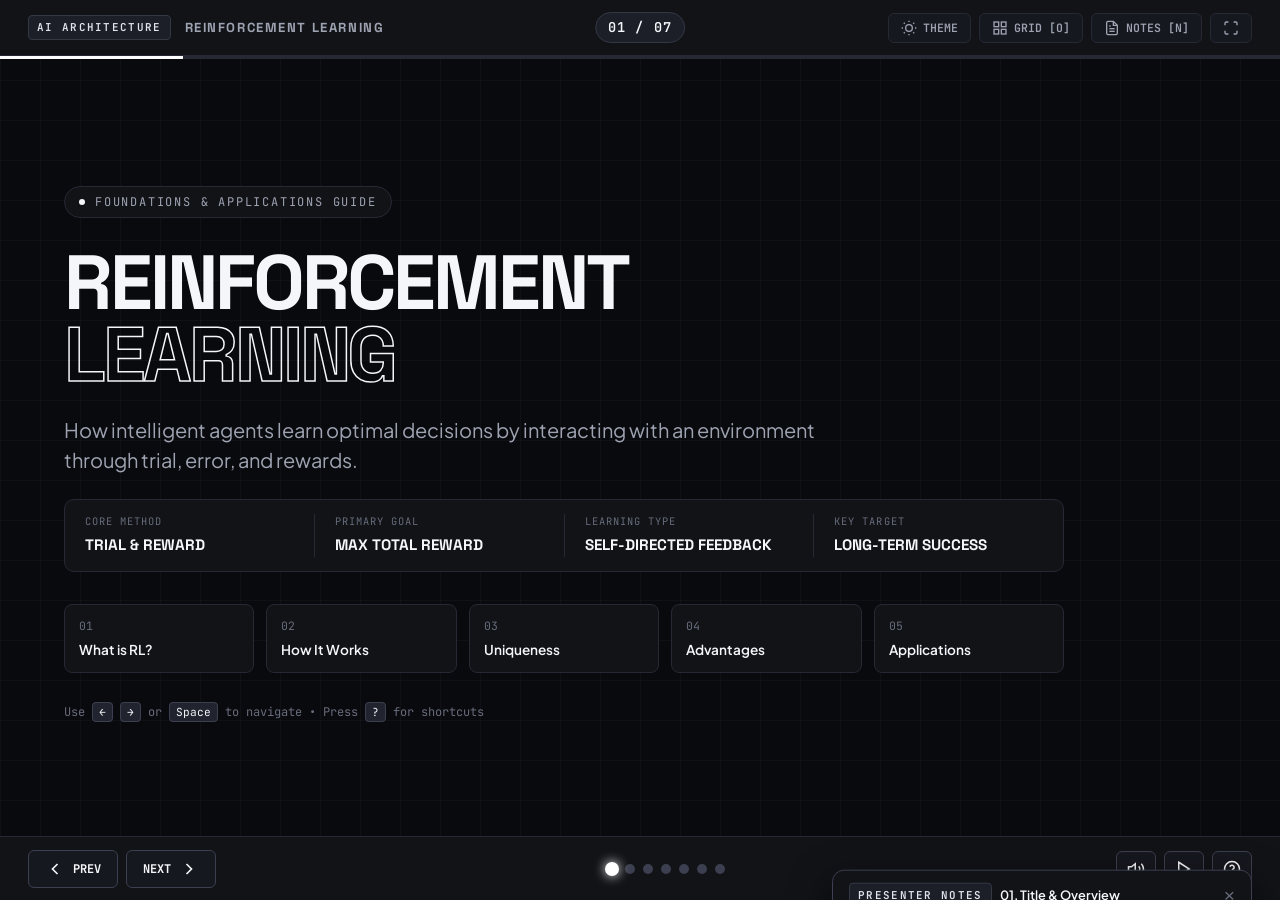
<file: index.html>
<!DOCTYPE html>
<html lang="en">
<head>
  <meta charset="UTF-8">
  <meta name="viewport" content="width=device-width, initial-scale=1.0">
  <title>Reinforcement Learning — Overview, Mechanics & Applications</title>
  <meta name="description" content="A simple, concise, monochrome presentation deck on Reinforcement Learning covering foundations, mechanics, advantages, uniqueness, and applications.">
  <link rel="preconnect" href="https://fonts.googleapis.com">
  <link rel="preconnect" href="https://fonts.gstatic.com" crossorigin>
  <link href="https://fonts.googleapis.com/css2?family=Plus+Jakarta+Sans:wght@300;400;500;600;700;800&family=Space+Grotesk:wght@400;500;600;700&family=JetBrains+Mono:wght@400;500;600&display=swap" rel="stylesheet">
  <link rel="stylesheet" href="style.css">
</head>
<body class="theme-dark" data-active-slide="0" data-nav-dir="forward">
  
  <!-- Presentation Wrapper -->
  <div id="deck-container" class="deck-container">
    
    <!-- Top Navigation Header -->
    <header class="deck-header">
      <div class="header-left">
        <span class="mono-badge">AI ARCHITECTURE</span>
        <span class="deck-topic">REINFORCEMENT LEARNING</span>
      </div>
      <div class="header-center">
        <div class="slide-indicator" id="slideIndicator">01 / 07</div>
      </div>
      <div class="header-right">
        <button id="themeToggleBtn" class="nav-btn" title="Toggle Light/Dark Mono Theme" aria-label="Toggle Theme">
          <svg class="icon" viewBox="0 0 24 24" width="16" height="16" stroke="currentColor" fill="none" stroke-width="2">
            <circle cx="12" cy="12" r="5"></circle>
            <line x1="12" y1="1" x2="12" y2="3"></line>
            <line x1="12" y1="21" x2="12" y2="23"></line>
            <line x1="4.22" y1="4.22" x2="5.64" y2="5.64"></line>
            <line x1="18.36" y1="18.36" x2="19.78" y2="19.78"></line>
            <line x1="1" y1="12" x2="3" y2="12"></line>
            <line x1="21" y1="12" x2="23" y2="12"></line>
            <line x1="4.22" y1="19.78" x2="5.64" y2="18.36"></line>
            <line x1="18.36" y1="5.64" x2="19.78" y2="4.22"></line>
          </svg>
          <span class="btn-text">THEME</span>
        </button>
        <button id="overviewToggleBtn" class="nav-btn" title="Slide Overview Grid (O)" aria-label="Slide Overview">
          <svg class="icon" viewBox="0 0 24 24" width="16" height="16" stroke="currentColor" fill="none" stroke-width="2">
            <rect x="3" y="3" width="7" height="7"></rect>
            <rect x="14" y="3" width="7" height="7"></rect>
            <rect x="14" y="14" width="7" height="7"></rect>
            <rect x="3" y="14" width="7" height="7"></rect>
          </svg>
          <span class="btn-text">GRID [O]</span>
        </button>
        <button id="notesToggleBtn" class="nav-btn" title="Presenter Notes (N)" aria-label="Presenter Notes">
          <svg class="icon" viewBox="0 0 24 24" width="16" height="16" stroke="currentColor" fill="none" stroke-width="2">
            <path d="M14 2H6a2 2 0 0 0-2 2v16a2 2 0 0 0 2 2h12a2 2 0 0 0 2-2V8z"></path>
            <polyline points="14 2 14 8 20 8"></polyline>
            <line x1="16" y1="13" x2="8" y2="13"></line>
            <line x1="16" y1="17" x2="8" y2="17"></line>
            <polyline points="10 9 9 9 8 9"></polyline>
          </svg>
          <span class="btn-text">NOTES [N]</span>
        </button>
        <button id="fullscreenBtn" class="nav-btn" title="Fullscreen Mode (F)" aria-label="Toggle Fullscreen">
          <svg class="icon" viewBox="0 0 24 24" width="16" height="16" stroke="currentColor" fill="none" stroke-width="2">
            <path d="M8 3H5a2 2 0 0 0-2 2v3m18 0V5a2 2 0 0 0-2-2h-3m0 18h3a2 2 0 0 0 2-2v-3M3 16v3a2 2 0 0 0 2 2h3"></path>
          </svg>
        </button>
      </div>
    </header>

    <!-- Progress Bar -->
    <div class="progress-bar-container">
      <div id="deckProgressBar" class="progress-bar-fill" style="width: 14.28%;"></div>
    </div>

    <!-- Slides Viewport -->
    <main class="slides-viewport" id="slidesViewport">

      <!-- SLIDE 1: Title Slide -->
      <section class="slide active" id="slide-0" data-index="0" data-title="Overview & Introduction">
        <div class="slide-content title-slide-layout">
          <div class="title-meta-tag">
            <span class="pulse-dot"></span>
            <span>FOUNDATIONS & APPLICATIONS GUIDE</span>
          </div>

          <h1 class="hero-title">
            REINFORCEMENT<br>
            <span class="hero-outline-text">LEARNING</span>
          </h1>

          <p class="hero-subtitle">
            How intelligent agents learn optimal decisions by interacting with an environment through trial, error, and rewards.
          </p>

          <!-- Core Summary Banner -->
          <div class="mono-stat-banner">
            <div class="stat-cell">
              <span class="stat-lbl">CORE METHOD</span>
              <span class="stat-val">TRIAL & REWARD</span>
            </div>
            <div class="stat-divider"></div>
            <div class="stat-cell">
              <span class="stat-lbl">PRIMARY GOAL</span>
              <span class="stat-val">MAX TOTAL REWARD</span>
            </div>
            <div class="stat-divider"></div>
            <div class="stat-cell">
              <span class="stat-lbl">LEARNING TYPE</span>
              <span class="stat-val">SELF-DIRECTED FEEDBACK</span>
            </div>
            <div class="stat-divider"></div>
            <div class="stat-cell">
              <span class="stat-lbl">KEY TARGET</span>
              <span class="stat-val">LONG-TERM SUCCESS</span>
            </div>
          </div>

          <!-- Quick Navigation Cards -->
          <div class="slide-agenda-grid" style="grid-template-columns: repeat(5, 1fr);">
            <div class="agenda-item" onclick="goToSlide(1)">
              <span class="agenda-num">01</span>
              <span class="agenda-txt">What is RL?</span>
            </div>
            <div class="agenda-item" onclick="goToSlide(2)">
              <span class="agenda-num">02</span>
              <span class="agenda-txt">How It Works</span>
            </div>
            <div class="agenda-item" onclick="goToSlide(3)">
              <span class="agenda-num">03</span>
              <span class="agenda-txt">Uniqueness</span>
            </div>
            <div class="agenda-item" onclick="goToSlide(4)">
              <span class="agenda-num">04</span>
              <span class="agenda-txt">Advantages</span>
            </div>
            <div class="agenda-item" onclick="goToSlide(5)">
              <span class="agenda-num">05</span>
              <span class="agenda-txt">Applications</span>
            </div>
          </div>

          <div class="keyboard-hint">
            <span>Use <kbd>&larr;</kbd> <kbd>&rarr;</kbd> or <kbd>Space</kbd> to navigate &bull; Press <kbd>?</kbd> for shortcuts</span>
          </div>
        </div>
      </section>

      <!-- SLIDE 2: Introduction to Reinforcement Learning -->
      <section class="slide" id="slide-1" data-index="1" data-title="1. What is RL?">
        <div class="slide-content">
          <div class="slide-header-group">
            <span class="section-tag">SECTION 01 // BASICS</span>
            <h2 class="slide-heading">What is Reinforcement Learning?</h2>
            <p class="slide-subhead">A type of machine learning where an AI agent learns by taking actions in an environment to maximize cumulative reward.</p>
          </div>

          <div class="grid-2col">
            <!-- Left: Conceptual Foundation -->
            <div class="content-card primary-card">
              <div class="card-tag">THE CORE IDEA</div>
              <h3 class="card-title">Learning by Doing</h3>
              <p class="card-p">
                Unlike other AI methods that need teacher answers or static files, <strong>Reinforcement Learning (RL)</strong> learns from direct experience and feedback.
              </p>
              
              <div class="concept-breakdown">
                <div class="concept-row">
                  <div class="concept-bullet">1</div>
                  <div class="concept-text">
                    <strong>Autonomous Trial & Error:</strong> The agent tests actions on its own and discovers which ones give the best outcome.
                  </div>
                </div>
                <div class="concept-row">
                  <div class="concept-bullet">2</div>
                  <div class="concept-text">
                    <strong>Actions Have Consequences:</strong> Today's choice affects not just instant feedback, but future opportunities too.
                  </div>
                </div>
                <div class="concept-row">
                  <div class="concept-bullet">3</div>
                  <div class="concept-text">
                    <strong>The Reward Goal:</strong> The agent aims to maximize total points earned over the entire journey.
                  </div>
                </div>
              </div>
            </div>

            <!-- Right: 6 Fundamental Pillars -->
            <div class="content-card">
              <div class="card-tag">THE 6 CORE COMPONENTS</div>
              <h3 class="card-title">Key Terminology</h3>
              
              <div class="mono-terms-grid">
                <div class="term-box">
                  <div class="term-sym">AGENT (A)</div>
                  <div class="term-desc">The decision maker or AI learner taking actions.</div>
                </div>
                <div class="term-box">
                  <div class="term-sym">ENVIRONMENT (E)</div>
                  <div class="term-desc">The world, game, or simulation the agent interacts with.</div>
                </div>
                <div class="term-box">
                  <div class="term-sym">STATE (S)</div>
                  <div class="term-desc">The current situation or position of the agent.</div>
                </div>
                <div class="term-box">
                  <div class="term-sym">ACTION (A)</div>
                  <div class="term-desc">Any move or decision available to the agent.</div>
                </div>
                <div class="term-box">
                  <div class="term-sym">REWARD (R)</div>
                  <div class="term-desc">Feedback score (+ points for win, - for penalty).</div>
                </div>
                <div class="term-box">
                  <div class="term-sym">POLICY (&pi;)</div>
                  <div class="term-desc">The strategy or brain picking the best action for each state.</div>
                </div>
              </div>
            </div>
          </div>
        </div>
      </section>

      <!-- SLIDE 3: Working Mechanics & The RL Feedback Loop -->
      <section class="slide" id="slide-2" data-index="2" data-title="2. How RL Works">
        <div class="slide-content">
          <div class="slide-header-group">
            <span class="section-tag">SECTION 02 // MECHANICS</span>
            <h2 class="slide-heading">How Reinforcement Learning Works</h2>
            <p class="slide-subhead">The continuous perception-action-reward cycle modeled as a Markov Decision Process (MDP).</p>
          </div>

          <!-- Interactive Feedback Loop & Gridworld Simulator -->
          <div class="grid-2col mechanics-grid">
            <!-- Left: Interactive Diagram & MDP Tuple -->
            <div class="content-card">
              <div class="card-tag">THE CONTINUOUS FEEDBACK LOOP</div>
              
              <!-- Interactive visual loop -->
              <div class="rl-loop-diagram">
                <div class="loop-node agent-node">
                  <div class="node-svg-icon">
                    <svg viewBox="0 0 24 24" width="22" height="22" stroke="currentColor" fill="none" stroke-width="2">
                      <rect x="3" y="11" width="18" height="10" rx="2"></rect>
                      <circle cx="12" cy="5" r="2"></circle>
                      <path d="M12 7v4"></path>
                      <line x1="8" y1="16" x2="8.01" y2="16"></line>
                      <line x1="16" y1="16" x2="16.01" y2="16"></line>
                    </svg>
                  </div>
                  <div class="node-title">AGENT</div>
                  <div class="node-sub">Selects Action (&pi;)</div>
                </div>

                <div class="loop-arrows">
                  <div class="arrow-track top-track">
                    <span class="arrow-label">Takes Action &rarr;</span>
                    <div class="stream-line"></div>
                  </div>
                  <div class="arrow-track bottom-track">
                    <span class="arrow-label">&larr; Returns New State & Reward</span>
                    <div class="stream-line reverse"></div>
                  </div>
                </div>

                <div class="loop-node env-node">
                  <div class="node-svg-icon">
                    <svg viewBox="0 0 24 24" width="22" height="22" stroke="currentColor" fill="none" stroke-width="2">
                      <circle cx="12" cy="12" r="10"></circle>
                      <line x1="2" y1="12" x2="22" y2="12"></line>
                      <path d="M12 2a15.3 15.3 0 0 1 4 10 15.3 15.3 0 0 1-4 10 15.3 15.3 0 0 1-4-10 15.3 15.3 0 0 1 4-10z"></path>
                    </svg>
                  </div>
                  <div class="node-title">ENVIRONMENT</div>
                  <div class="node-sub">Updates World State</div>
                </div>
              </div>

              <!-- MDP Formulation -->
              <div class="mdp-formula-box">
                <div class="mdp-header">MARKOV DECISION PROCESS (MDP)</div>
                <div class="mdp-tuple">&lang; State, Action, Probability, Reward, Discount &rang;</div>
                <div class="mdp-legend">
                  <span><strong>S:</strong> State Space</span>
                  <span><strong>A:</strong> Action Space</span>
                  <span><strong>P:</strong> Transition Chance</span>
                  <span><strong>R:</strong> Reward Signal</span>
                  <span><strong>&gamma;:</strong> Discount Factor (0 to 1)</span>
                </div>
              </div>
            </div>

            <!-- Right: Interactive Live Simulation -->
            <div class="content-card interactive-demo-card">
              <div class="card-header-inline">
                <div>
                  <div class="card-tag">LIVE INTERACTIVE DEMO</div>
                  <h3 class="card-title">GridWorld Path Navigation</h3>
                </div>
                <button id="simStepBtn" class="pill-btn primary">STEP CYCLE &gt;</button>
              </div>

              <div class="gridworld-wrapper">
                <div id="gridworld" class="gridworld-board">
                  <!-- Grid cells generated dynamically via JS -->
                </div>
                
                <div class="sim-telemetry">
                  <div class="telemetry-item">
                    <span class="t-lbl">CURRENT STATE</span>
                    <span class="t-val" id="simStateDisplay">(0, 0)</span>
                  </div>
                  <div class="telemetry-item">
                    <span class="t-lbl">LAST ACTION</span>
                    <span class="t-val" id="simActionDisplay">START</span>
                  </div>
                  <div class="telemetry-item">
                    <span class="t-lbl">STEP REWARD</span>
                    <span class="t-val" id="simRewardDisplay">0.0</span>
                  </div>
                  <div class="telemetry-item">
                    <span class="t-lbl">TOTAL RETURN</span>
                    <span class="t-val" id="simReturnDisplay">0.0</span>
                  </div>
                </div>
              </div>

              <div class="sim-controls">
                <button id="simAutoBtn" class="pill-btn">AUTO-RUN</button>
                <button id="simResetBtn" class="pill-btn">RESET</button>
                <span class="sim-caption">Rule: Maximize total reward while avoiding hazards</span>
              </div>
            </div>
          </div>
        </div>
      </section>

      <!-- SLIDE 4: Uniqueness & Comparison -->
      <section class="slide" id="slide-3" data-index="3" data-title="3. Uniqueness of RL">
        <div class="slide-content">
          <div class="slide-header-group">
            <span class="section-tag">SECTION 03 // UNIQUENESS</span>
            <h2 class="slide-heading">What Makes Reinforcement Learning Unique?</h2>
            <p class="slide-subhead">Clear descriptions comparing RL to other AI paradigms and its core decision-making mechanics.</p>
          </div>

          <!-- 3-Way Comparative Tab System -->
          <div class="comparison-container">
            <div class="comp-tabs">
              <button class="comp-tab active" data-tab="tab-paradigm">1. DESCRIPTIVE COMPARISON</button>
              <button class="comp-tab" data-tab="tab-tradeoff">2. EXPLORATION VS EXPLOITATION</button>
              <button class="comp-tab" data-tab="tab-credit">3. DELAYED REWARDS</button>
            </div>

            <!-- TAB 1: Paradigm Comparison (Pure Description) -->
            <div class="comp-content active" id="tab-paradigm">
              <div class="comparison-matrix">
                
                <div class="matrix-card">
                  <div class="m-head">SUPERVISED LEARNING</div>
                  <p class="card-p">
                    Learns directly from teacher examples with known answers. Given input examples, it learns to predict the correct label.
                  </p>
                  <div class="concept-breakdown" style="gap:8px;margin-top:auto;">
                    <div class="concept-row" style="padding:8px 10px;">
                      <div class="concept-text"><strong>How It Works:</strong> Compares output to the correct answer key and fixes errors.</div>
                    </div>
                    <div class="concept-row" style="padding:8px 10px;">
                      <div class="concept-text"><strong>Real-Life Analogy:</strong> Studying from a solved textbook with answer sheets.</div>
                    </div>
                  </div>
                </div>

                <div class="matrix-card">
                  <div class="m-head">UNSUPERVISED LEARNING</div>
                  <p class="card-p">
                    Finds hidden patterns, clusters, and structure in raw data on its own without any labels or teacher guidance.
                  </p>
                  <div class="concept-breakdown" style="gap:8px;margin-top:auto;">
                    <div class="concept-row" style="padding:8px 10px;">
                      <div class="concept-text"><strong>How It Works:</strong> Groups similar items together based on common features.</div>
                    </div>
                    <div class="concept-row" style="padding:8px 10px;">
                      <div class="concept-text"><strong>Real-Life Analogy:</strong> Organizing an uncataloged library of books by topic.</div>
                    </div>
                  </div>
                </div>

                <div class="matrix-card highlighted-mono">
                  <div class="m-head">REINFORCEMENT LEARNING</div>
                  <p class="card-p">
                    Learns by taking actions in an active world and getting feedback (rewards for success, penalties for mistakes).
                  </p>
                  <div class="concept-breakdown" style="gap:8px;margin-top:auto;">
                    <div class="concept-row" style="padding:8px 10px;">
                      <div class="concept-text"><strong>How It Works:</strong> Discovers optimal strategies through trial, error, and feedback.</div>
                    </div>
                    <div class="concept-row" style="padding:8px 10px;">
                      <div class="concept-text"><strong>Real-Life Analogy:</strong> Learning to ride a bicycle by trying, balancing, and falling.</div>
                    </div>
                  </div>
                </div>

              </div>
            </div>

            <!-- TAB 2: Exploration vs Exploitation Interactive Slider -->
            <div class="comp-content" id="tab-tradeoff">
              <div class="bandit-interactive-box">
                <div class="bandit-info">
                  <h3>The Exploration vs Exploitation Trade-Off</h3>
                  <p>Should the agent stick with known good choices (exploit), or try uncertain new actions to find better rewards (explore)?</p>
                  
                  <div class="slider-control">
                    <div class="slider-labels">
                      <span>100% EXPLOIT (&epsilon; = 0.0)</span>
                      <span id="epsilonValDisplay">BALANCED (&epsilon; = 0.20)</span>
                      <span>100% EXPLORE (&epsilon; = 1.0)</span>
                    </div>
                    <input type="range" id="epsilonSlider" min="0" max="1" step="0.05" value="0.20">
                  </div>
                </div>

                <div class="bandit-visualizer">
                  <div class="bandit-arms" id="banditArms">
                    <!-- 4 Slot Machine Arms -->
                  </div>
                  <div class="bandit-stats" id="banditStats">
                    Click "PULL ARM" or test different exploration rates to see how balance affects discovery.
                  </div>
                  <button id="pullBanditBtn" class="pill-btn primary">SIMULATE 100 PULLS</button>
                </div>
              </div>
            </div>

            <!-- TAB 3: Delayed Credit Assignment -->
            <div class="comp-content" id="tab-credit">
              <div class="credit-assignment-layout">
                <div class="credit-text-side">
                  <h3>The Delayed Reward Challenge</h3>
                  <p>In chess, move #14 might set up a checkmate on move #45. When the game ends with a win (+1), <em>which earlier moves deserve the credit?</em></p>
                  <ul class="credit-list">
                    <li><strong>Temporal Difference Learning:</strong> Updates score estimates step-by-step without waiting for final game completion.</li>
                    <li><strong>Eligibility Traces (&lambda;):</strong> Remembers which actions contributed most to the final winning state.</li>
                    <li><strong>Discount Factor (&gamma;):</strong> Balances immediate short-term points with long-term strategy.</li>
                  </ul>
                </div>
                <div class="credit-visual-side">
                  <div class="timeline-credit-chain">
                    <div class="chain-step"><span>Move 1</span><small>Setup</small></div>
                    <div class="chain-arrow">&rarr;</div>
                    <div class="chain-step"><span>Move 2</span><small>Defense</small></div>
                    <div class="chain-arrow">&rarr;</div>
                    <div class="chain-step"><span>Move 3</span><small>Sacrifice</small></div>
                    <div class="chain-arrow">&rarr;</div>
                    <div class="chain-step victory"><span>Goal</span><small>Win (+10)</small></div>
                  </div>
                  <div class="backprop-arrow">&larr; Reward credit propagates backward to earlier smart moves &larr;</div>
                </div>
              </div>
            </div>
          </div>
        </div>
      </section>

      <!-- SLIDE 5: Advantages & Strengths -->
      <section class="slide" id="slide-4" data-index="4" data-title="4. Advantages of RL">
        <div class="slide-content">
          <div class="slide-header-group">
            <span class="section-tag">SECTION 04 // ADVANTAGES</span>
            <h2 class="slide-heading">Key Advantages of Reinforcement Learning</h2>
            <p class="slide-subhead">Why RL is chosen when traditional programming and standard ML methods fall short.</p>
          </div>

          <div class="advantages-grid">
            <div class="adv-card">
              <div class="adv-number">01</div>
              <h3 class="adv-title">No Labeled Data Needed</h3>
              <p class="adv-desc">Generates its own experience and training data through environment simulation and self-play, avoiding costly manual annotation.</p>
              <div class="adv-tag">SELF-SUPERVISION</div>
            </div>

            <div class="adv-card">
              <div class="adv-number">02</div>
              <h3 class="adv-title">Superhuman Strategy Discovery</h3>
              <p class="adv-desc">Free from human habits and biases. Discovers brand new, highly effective strategies that human experts never considered.</p>
              <div class="adv-tag">CREATIVE SOLUTIONS</div>
            </div>

            <div class="adv-card">
              <div class="adv-number">03</div>
              <h3 class="adv-title">Long-Term Strategic Planning</h3>
              <p class="adv-desc">Learns to make tactical short-term sacrifices in order to secure massive long-term winning payoffs.</p>
              <div class="adv-tag">STRATEGIC DEPTH</div>
            </div>

            <div class="adv-card">
              <div class="adv-number">04</div>
              <h3 class="adv-title">Continuous Real-Time Adaptation</h3>
              <p class="adv-desc">Continuously adapts policies when facing changing physics, dynamic market conditions, or new opponent tactics.</p>
              <div class="adv-tag">ONLINE LEARNING</div>
            </div>

            <div class="adv-card">
              <div class="adv-number">05</div>
              <h3 class="adv-title">Multi-Goal Optimization</h3>
              <p class="adv-desc">Balances multiple trade-offs at the same time (e.g., drone flight: maximizing speed while ensuring battery life and collision safety).</p>
              <div class="adv-tag">BALANCED CONTROL</div>
            </div>

            <div class="adv-card">
              <div class="adv-number">06</div>
              <h3 class="adv-title">Powers AI Alignment (RLHF)</h3>
              <p class="adv-desc">The primary technique used to train modern LLMs to be helpful, safe, factually accurate, and follow complex reasoning chains.</p>
              <div class="adv-tag">AI ALIGNMENT</div>
            </div>
          </div>
        </div>
      </section>

      <!-- SLIDE 6: Applications & Use-Cases -->
      <section class="slide" id="slide-5" data-index="5" data-title="5. Applications">
        <div class="slide-content">
          <div class="slide-header-group">
            <span class="section-tag">SECTION 05 // USE CASES</span>
            <h2 class="slide-heading">Where Can We Use Reinforcement Learning?</h2>
            <p class="slide-subhead">Real-world applications across technology, robotics, finance, and engineering.</p>
          </div>

          <!-- Filterable Application Showcase -->
          <div class="app-container">
            <div class="app-sidebar">
              <div class="app-nav-item active" data-app="app-llm">
                <span class="app-ico">
                  <svg viewBox="0 0 24 24" width="18" height="18" stroke="currentColor" fill="none" stroke-width="2">
                    <path d="M21 15a2 2 0 0 1-2 2H7l-4 4V5a2 2 0 0 1 2-2h14a2 2 0 0 1 2 2z"></path>
                  </svg>
                </span>
                <div>
                  <div class="app-nav-title">LLMs & AI Alignment</div>
                  <div class="app-nav-sub">RLHF & Multi-Step Reasoning</div>
                </div>
              </div>

              <div class="app-nav-item" data-app="app-robotics">
                <span class="app-ico">
                  <svg viewBox="0 0 24 24" width="18" height="18" stroke="currentColor" fill="none" stroke-width="2">
                    <rect x="3" y="11" width="18" height="10" rx="2"></rect>
                    <circle cx="12" cy="5" r="2"></circle>
                    <path d="M12 7v4"></path>
                    <line x1="8" y1="16" x2="8.01" y2="16"></line>
                    <line x1="16" y1="16" x2="16.01" y2="16"></line>
                  </svg>
                </span>
                <div>
                  <div class="app-nav-title">Robotics & Locomotion</div>
                  <div class="app-nav-sub">Walking, Balancing & Manipulation</div>
                </div>
              </div>

              <div class="app-nav-item" data-app="app-games">
                <span class="app-ico">
                  <svg viewBox="0 0 24 24" width="18" height="18" stroke="currentColor" fill="none" stroke-width="2">
                    <rect x="2" y="6" width="20" height="12" rx="2"></rect>
                    <path d="M6 12h4m-2-2v4m7-2h.01m3-2h.01m0 4h.01"></path>
                  </svg>
                </span>
                <div>
                  <div class="app-nav-title">Gaming & Simulations</div>
                  <div class="app-nav-sub">Chess, Go, StarCraft & Esports</div>
                </div>
              </div>

              <div class="app-nav-item" data-app="app-finance">
                <span class="app-ico">
                  <svg viewBox="0 0 24 24" width="18" height="18" stroke="currentColor" fill="none" stroke-width="2">
                    <polyline points="23 6 13.5 15.5 8.5 10.5 1 18"></polyline>
                    <polyline points="17 6 23 6 23 12"></polyline>
                  </svg>
                </span>
                <div>
                  <div class="app-nav-title">Quantitative Finance</div>
                  <div class="app-nav-sub">Order Execution & Portfolio Balancing</div>
                </div>
              </div>

              <div class="app-nav-item" data-app="app-energy">
                <span class="app-ico">
                  <svg viewBox="0 0 24 24" width="18" height="18" stroke="currentColor" fill="none" stroke-width="2">
                    <polygon points="13 2 3 14 12 14 11 22 21 10 12 10 13 2"></polygon>
                  </svg>
                </span>
                <div>
                  <div class="app-nav-title">Energy & Operations</div>
                  <div class="app-nav-sub">Data Center Cooling & Chip Design</div>
                </div>
              </div>

              <div class="app-nav-item" data-app="app-autonomous">
                <span class="app-ico">
                  <svg viewBox="0 0 24 24" width="18" height="18" stroke="currentColor" fill="none" stroke-width="2">
                    <rect x="1" y="3" width="15" height="13"></rect>
                    <polygon points="16 8 20 8 23 11 23 16 16 16 16 8"></polygon>
                    <circle cx="5.5" cy="18.5" r="2.5"></circle>
                    <circle cx="18.5" cy="18.5" r="2.5"></circle>
                  </svg>
                </span>
                <div>
                  <div class="app-nav-title">Self-Driving Vehicles</div>
                  <div class="app-nav-sub">Trajectory & Highway Merging</div>
                </div>
              </div>
            </div>

            <!-- Dynamic Detail Pane -->
            <div class="app-detail-pane" id="appDetailPane">
              <!-- Loaded via JavaScript based on selection -->
            </div>
          </div>
        </div>
      </section>

      <!-- SLIDE 7: Summary & Synthesis -->
      <section class="slide" id="slide-6" data-index="6" data-title="6. Summary & Takeaways">
        <div class="slide-content summary-layout">
          <div class="slide-header-group">
            <span class="section-tag">SECTION 06 // RECAP</span>
            <h2 class="slide-heading">Summary & Strategic Takeaways</h2>
            <p class="slide-subhead">A concise recap of reinforcement learning concepts and future directions.</p>
          </div>

          <div class="summary-grid">
            <!-- Recap Takeaways -->
            <div class="content-card summary-card">
              <div class="card-tag">THE 4 KEY TAKEAWAYS</div>
              <div class="summary-list">
                <div class="s-item">
                  <span class="s-num">1</span>
                  <div>
                    <strong>Learning from Consequences:</strong> RL solves sequential decision problems where actions change future possibilities.
                  </div>
                </div>
                <div class="s-item">
                  <span class="s-num">2</span>
                  <div>
                    <strong>Self-Taught Optimization:</strong> Discovers optimal moves through trial, error, and self-play without human labels.
                  </div>
                </div>
                <div class="s-item">
                  <span class="s-num">3</span>
                  <div>
                    <strong>Powers Modern AI:</strong> RL with human feedback (RLHF) is the secret behind helpful, safe, reasoning LLMs.
                  </div>
                </div>
                <div class="s-item">
                  <span class="s-num">4</span>
                  <div>
                    <strong>Endless Applications:</strong> From robotics and self-driving cars to data centers and algorithmic finance.
                  </div>
                </div>
              </div>
            </div>

            <!-- Future Frontiers -->
            <div class="content-card summary-card">
              <div class="card-tag">FUTURE FRONTIERS</div>
              <div class="frontier-grid">
                <div class="f-box">
                  <div class="f-title">WORLD MODELS</div>
                  <p class="f-desc">Agents learning mental simulations of physics before testing risky moves in the real world.</p>
                </div>
                <div class="f-box">
                  <div class="f-title">OFFLINE RL</div>
                  <p class="f-desc">Extracting high-performance policies directly from existing historical data logs.</p>
                </div>
                <div class="f-box">
                  <div class="f-title">STEP-BY-STEP REWARDS</div>
                  <p class="f-desc">Rewarding intermediate reasoning steps in complex math, coding, and scientific research.</p>
                </div>
                <div class="f-box">
                  <div class="f-title">MULTI-AGENT SWARMS</div>
                  <p class="f-desc">Teams of specialized RL agents collaborating across smart grids and logistics.</p>
                </div>
              </div>
            </div>
          </div>

          <!-- Bottom Footer Action -->
          <div class="summary-footer">
            <div class="footer-left">
              <span class="mono-badge">PRESENTATION COMPLETE</span>
              <span class="deck-author">Reinforcement Learning Executive Deck</span>
            </div>
            <div class="footer-right">
              <button class="pill-btn" onclick="goToSlide(0)">RESTART &circlearrowright;</button>
              <button class="pill-btn primary" onclick="window.print()">PRINT / EXPORT &Square;</button>
            </div>
          </div>
        </div>
      </section>

    </main>

    <!-- Bottom Controls Deck -->
    <footer class="deck-controls">
      <div class="controls-left">
        <button id="prevSlideBtn" class="control-btn" title="Previous Slide (Left Arrow / P)">
          <svg class="icon" viewBox="0 0 24 24" width="20" height="20" stroke="currentColor" fill="none" stroke-width="2">
            <polyline points="15 18 9 12 15 6"></polyline>
          </svg>
          <span>PREV</span>
        </button>
        <button id="nextSlideBtn" class="control-btn" title="Next Slide (Right Arrow / Space / N)">
          <span>NEXT</span>
          <svg class="icon" viewBox="0 0 24 24" width="20" height="20" stroke="currentColor" fill="none" stroke-width="2">
            <polyline points="9 18 15 12 9 6"></polyline>
          </svg>
        </button>
      </div>

      <!-- Slide Quick Jump Dots -->
      <div class="controls-center" id="slideDotsContainer">
        <!-- Generated via JS -->
      </div>

      <div class="controls-right">
        <button id="soundToggleBtn" class="control-btn icon-only" title="Toggle UI Audio">
          <svg id="soundIcon" class="icon" viewBox="0 0 24 24" width="18" height="18" stroke="currentColor" fill="none" stroke-width="2">
            <polygon points="11 5 6 9 2 9 2 15 6 15 11 19 11 5"></polygon>
            <path d="M19.07 4.93a10 10 0 0 1 0 14.14M15.54 8.46a5 5 0 0 1 0 7.07"></path>
          </svg>
        </button>
        <button id="autoplayBtn" class="control-btn icon-only" title="Autoplay Slides (A)">
          <svg id="autoplayIcon" class="icon" viewBox="0 0 24 24" width="18" height="18" stroke="currentColor" fill="none" stroke-width="2">
            <polygon points="5 3 19 12 5 21 5 3"></polygon>
          </svg>
        </button>
        <button id="helpBtn" class="control-btn icon-only" title="Keyboard Shortcuts (?)">
          <svg class="icon" viewBox="0 0 24 24" width="18" height="18" stroke="currentColor" fill="none" stroke-width="2">
            <circle cx="12" cy="12" r="10"></circle>
            <path d="M9.09 9a3 3 0 0 1 5.83 1c0 2-3 3-3 3"></path>
            <line x1="12" y1="17" x2="12.01" y2="17"></line>
          </svg>
        </button>
      </div>
    </footer>

    <!-- Slide Overview Modal (Grid View) -->
    <div id="overviewModal" class="modal-backdrop">
      <div class="modal-content overview-modal-box">
        <div class="modal-header">
          <h3>PRESENTATION SLIDE INDEX</h3>
          <button class="modal-close" id="closeOverviewBtn">&times;</button>
        </div>
        <div class="overview-grid" id="overviewGrid">
          <!-- Populated by JS -->
        </div>
      </div>
    </div>

    <!-- Presenter Notes Drawer -->
    <div id="notesDrawer" class="notes-drawer">
      <div class="notes-header">
        <div class="notes-title">
          <span class="mono-badge">PRESENTER NOTES</span>
          <span id="notesSlideTitle">Slide 1</span>
        </div>
        <button class="notes-close" id="closeNotesBtn">&times;</button>
      </div>
      <div class="notes-body" id="notesBody">
        <!-- Populated dynamically -->
      </div>
    </div>

    <!-- Keyboard Shortcuts Modal -->
    <div id="shortcutsModal" class="modal-backdrop">
      <div class="modal-content shortcuts-modal-box">
        <div class="modal-header">
          <h3>KEYBOARD SHORTCUTS</h3>
          <button class="modal-close" id="closeShortcutsBtn">&times;</button>
        </div>
        <div class="shortcuts-grid">
          <div class="shortcut-row"><kbd>&rarr;</kbd> or <kbd>Space</kbd> <span>Next Slide</span></div>
          <div class="shortcut-row"><kbd>&larr;</kbd> or <kbd>P</kbd> <span>Previous Slide</span></div>
          <div class="shortcut-row"><kbd>O</kbd> <span>Toggle Slide Overview Grid</span></div>
          <div class="shortcut-row"><kbd>N</kbd> <span>Toggle Presenter Notes</span></div>
          <div class="shortcut-row"><kbd>F</kbd> <span>Toggle Fullscreen Mode</span></div>
          <div class="shortcut-row"><kbd>T</kbd> <span>Toggle Light / Dark Monochrome</span></div>
          <div class="shortcut-row"><kbd>A</kbd> <span>Toggle Autoplay</span></div>
          <div class="shortcut-row"><kbd>Home</kbd> / <kbd>End</kbd> <span>First / Last Slide</span></div>
          <div class="shortcut-row"><kbd>Esc</kbd> <span>Close Modals</span></div>
        </div>
      </div>
    </div>

  </div>

  <script src="script.js"></script>
</body>
</html>
</file>
<file: style.css>
/* ==========================================================================
   REINFORCEMENT LEARNING PRESENTATION DECK — MONOCHROME EDITORIAL DESIGN
   Aesthetics: Swiss Minimalist, High-Contrast Grayscale, Obsidian & Chalk
   ========================================================================== */

/* --- CSS Variables & Color Tokens --- */
:root {
  --font-main: 'Plus Jakarta Sans', -apple-system, BlinkMacSystemFont, sans-serif;
  --font-heading: 'Space Grotesk', -apple-system, sans-serif;
  --font-mono: 'JetBrains Mono', monospace;

  /* Transitions */
  --transition-fast: 0.15s cubic-bezier(0.16, 1, 0.3, 1);
  --transition-normal: 0.3s cubic-bezier(0.16, 1, 0.3, 1);
  --transition-slow: 0.5s cubic-bezier(0.16, 1, 0.3, 1);
}

/* --- Dark Theme (Default Obsidian / Graphite / Chalk) --- */
body.theme-dark {
  --bg-canvas: #090a0d;
  --bg-surface: #111317;
  --bg-card: #16181f;
  --bg-card-hover: #1c1f27;
  --bg-subtle: #21242e;
  
  --border-subtle: #262934;
  --border-strong: #3b3f4f;
  --border-highlight: #62677d;

  --text-primary: #f5f6f9;
  --text-secondary: #9ea3b2;
  --text-muted: #676c7c;
  --text-inverse: #090a0d;

  --accent-white: #ffffff;
  --accent-glow: rgba(255, 255, 255, 0.08);
  --accent-highlight: #e4e6ed;
  
  --shadow-sm: 0 2px 8px rgba(0, 0, 0, 0.4);
  --shadow-md: 0 8px 24px rgba(0, 0, 0, 0.5);
  --shadow-lg: 0 16px 40px rgba(0, 0, 0, 0.7);

  --badge-bg: #1c1f28;
  --badge-border: #333845;
  --badge-text: #e2e4ec;

  --grid-line: rgba(255, 255, 255, 0.03);
}

/* --- Light Theme (Crisp Swiss Editorial Paper / Slate / Obsidian) --- */
body.theme-light {
  --bg-canvas: #f6f7f9;
  --bg-surface: #ffffff;
  --bg-card: #ffffff;
  --bg-card-hover: #f0f2f5;
  --bg-subtle: #e9ecf0;
  
  --border-subtle: #e1e4ea;
  --border-strong: #c8ccd6;
  --border-highlight: #707584;

  --text-primary: #0e1014;
  --text-secondary: #4b5161;
  --text-muted: #7e8494;
  --text-inverse: #ffffff;

  --accent-white: #0e1014;
  --accent-glow: rgba(0, 0, 0, 0.04);
  --accent-highlight: #1a1d24;
  
  --shadow-sm: 0 2px 8px rgba(0, 0, 0, 0.06);
  --shadow-md: 0 8px 24px rgba(0, 0, 0, 0.08);
  --shadow-lg: 0 16px 40px rgba(0, 0, 0, 0.12);

  --badge-bg: #eceef2;
  --badge-border: #d4d8e0;
  --badge-text: #1d212a;

  --grid-line: rgba(0, 0, 0, 0.03);
}

/* --- Global Reset & Base Setup --- */
*, *::before, *::after {
  box-sizing: border-box;
  margin: 0;
  padding: 0;
}

html, body {
  width: 100%;
  height: 100%;
  overflow: hidden;
  font-family: var(--font-main);
  background-color: var(--bg-canvas);
  color: var(--text-primary);
  line-height: 1.5;
  -webkit-font-smoothing: antialiased;
  -moz-osx-font-smoothing: grayscale;
}

/* Grid background texture */
body::before {
  content: '';
  position: fixed;
  top: 0;
  left: 0;
  right: 0;
  bottom: 0;
  background-image: 
    linear-gradient(to right, var(--grid-line) 1px, transparent 1px),
    linear-gradient(to bottom, var(--grid-line) 1px, transparent 1px);
  background-size: 40px 40px;
  pointer-events: none;
  z-index: 0;
}

/* --- Deck Shell Container --- */
.deck-container {
  display: flex;
  flex-direction: column;
  width: 100vw;
  height: 100vh;
  position: relative;
  z-index: 1;
}

/* --- Header Bar --- */
.deck-header {
  height: 56px;
  display: flex;
  align-items: center;
  justify-content: space-between;
  padding: 0 28px;
  border-bottom: 1px solid var(--border-subtle);
  background: var(--bg-surface);
  backdrop-filter: blur(12px);
  z-index: 20;
}

.header-left {
  display: flex;
  align-items: center;
  gap: 14px;
}

.deck-topic {
  font-family: var(--font-heading);
  font-size: 0.82rem;
  font-weight: 700;
  letter-spacing: 0.12em;
  color: var(--text-secondary);
}

.header-center {
  position: absolute;
  left: 50%;
  transform: translateX(-50%);
}

.slide-indicator {
  font-family: var(--font-mono);
  font-size: 0.85rem;
  font-weight: 600;
  letter-spacing: 0.08em;
  padding: 4px 12px;
  border-radius: 20px;
  background: var(--badge-bg);
  border: 1px solid var(--badge-border);
  color: var(--text-primary);
}

.header-right {
  display: flex;
  align-items: center;
  gap: 8px;
}

.nav-btn {
  display: inline-flex;
  align-items: center;
  gap: 6px;
  background: var(--bg-card);
  color: var(--text-secondary);
  border: 1px solid var(--border-subtle);
  padding: 6px 12px;
  border-radius: 6px;
  font-family: var(--font-mono);
  font-size: 0.72rem;
  font-weight: 600;
  cursor: pointer;
  transition: all var(--transition-fast);
}

.nav-btn:hover {
  background: var(--bg-subtle);
  color: var(--text-primary);
  border-color: var(--border-strong);
}

/* --- Progress Bar --- */
.progress-bar-container {
  width: 100%;
  height: 3px;
  background: var(--border-subtle);
  position: relative;
  z-index: 21;
}

.progress-bar-fill {
  height: 100%;
  background: var(--accent-white);
  transition: width 0.4s cubic-bezier(0.16, 1, 0.3, 1);
}

/* --- Main Slides Viewport --- */
.slides-viewport {
  flex: 1;
  position: relative;
  overflow: hidden;
  display: flex;
  align-items: center;
  justify-content: center;
  padding: 24px;
}

/* --- SLIDE TRANSITION ANIMATIONS --- */
.slide {
  position: absolute;
  top: 0;
  left: 0;
  width: 100%;
  height: 100%;
  padding: 32px 64px 20px 64px;
  display: flex;
  flex-direction: column;
  justify-content: center;
  opacity: 0;
  pointer-events: none;
  overflow-y: auto;
  transition: opacity 0.42s cubic-bezier(0.16, 1, 0.3, 1), transform 0.42s cubic-bezier(0.16, 1, 0.3, 1);
}

/* Directional exit and entry */
body[data-nav-dir="forward"] .slide {
  transform: translateX(45px) scale(0.97);
}

body[data-nav-dir="backward"] .slide {
  transform: translateX(-45px) scale(0.97);
}

.slide.active {
  opacity: 1;
  pointer-events: auto;
  transform: translateX(0) scale(1) !important;
  z-index: 10;
}

/* --- Staggered Element Entrance Animations --- */
@keyframes slideElementFadeUp {
  0% {
    opacity: 0;
    transform: translateY(18px);
  }
  100% {
    opacity: 1;
    transform: translateY(0);
  }
}

.slide.active .slide-header-group {
  animation: slideElementFadeUp 0.4s cubic-bezier(0.16, 1, 0.3, 1) 0.04s both;
}

.slide.active .content-card,
.slide.active .matrix-card,
.slide.active .mono-stat-banner,
.slide.active .bandit-interactive-box,
.slide.active .credit-assignment-layout,
.slide.active .app-container,
.slide.active .summary-grid {
  animation: slideElementFadeUp 0.45s cubic-bezier(0.16, 1, 0.3, 1) 0.1s both;
}

/* Cascading agenda items */
.slide.active .agenda-item:nth-child(1) { animation: slideElementFadeUp 0.38s cubic-bezier(0.16, 1, 0.3, 1) 0.08s both; }
.slide.active .agenda-item:nth-child(2) { animation: slideElementFadeUp 0.38s cubic-bezier(0.16, 1, 0.3, 1) 0.14s both; }
.slide.active .agenda-item:nth-child(3) { animation: slideElementFadeUp 0.38s cubic-bezier(0.16, 1, 0.3, 1) 0.20s both; }
.slide.active .agenda-item:nth-child(4) { animation: slideElementFadeUp 0.38s cubic-bezier(0.16, 1, 0.3, 1) 0.26s both; }
.slide.active .agenda-item:nth-child(5) { animation: slideElementFadeUp 0.38s cubic-bezier(0.16, 1, 0.3, 1) 0.32s both; }

/* Cascading advantage cards */
.slide.active .adv-card:nth-child(1) { animation: slideElementFadeUp 0.4s cubic-bezier(0.16, 1, 0.3, 1) 0.06s both; }
.slide.active .adv-card:nth-child(2) { animation: slideElementFadeUp 0.4s cubic-bezier(0.16, 1, 0.3, 1) 0.12s both; }
.slide.active .adv-card:nth-child(3) { animation: slideElementFadeUp 0.4s cubic-bezier(0.16, 1, 0.3, 1) 0.18s both; }
.slide.active .adv-card:nth-child(4) { animation: slideElementFadeUp 0.4s cubic-bezier(0.16, 1, 0.3, 1) 0.24s both; }
.slide.active .adv-card:nth-child(5) { animation: slideElementFadeUp 0.4s cubic-bezier(0.16, 1, 0.3, 1) 0.30s both; }
.slide.active .adv-card:nth-child(6) { animation: slideElementFadeUp 0.4s cubic-bezier(0.16, 1, 0.3, 1) 0.36s both; }

/* --- Slide Content Layout --- */
.slide-content {
  max-width: 1280px;
  width: 100%;
  margin: 0 auto;
  display: flex;
  flex-direction: column;
  gap: 20px;
}

/* --- Slide Typography & Headers --- */
.slide-header-group {
  display: flex;
  flex-direction: column;
  gap: 6px;
}

.section-tag {
  font-family: var(--font-mono);
  font-size: 0.72rem;
  font-weight: 600;
  letter-spacing: 0.15em;
  color: var(--text-muted);
}

.slide-heading {
  font-family: var(--font-heading);
  font-size: 2.2rem;
  font-weight: 700;
  letter-spacing: -0.03em;
  color: var(--text-primary);
  line-height: 1.15;
}

.slide-subhead {
  font-size: 1.05rem;
  color: var(--text-secondary);
  max-width: 860px;
  line-height: 1.45;
}

/* --- Monospace Badges & UI Elements --- */
.mono-badge {
  font-family: var(--font-mono);
  font-size: 0.68rem;
  font-weight: 600;
  letter-spacing: 0.12em;
  padding: 3px 8px;
  border-radius: 4px;
  background: var(--badge-bg);
  border: 1px solid var(--badge-border);
  color: var(--badge-text);
  display: inline-flex;
  align-items: center;
  gap: 6px;
}

.pulse-dot {
  width: 6px;
  height: 6px;
  border-radius: 50%;
  background: var(--text-primary);
  animation: pulseAnim 2s infinite ease-in-out;
}

@keyframes pulseAnim {
  0%, 100% { opacity: 0.3; transform: scale(0.9); }
  50% { opacity: 1; transform: scale(1.2); }
}

/* --- Title Slide Specific Styles --- */
.title-slide-layout {
  display: flex;
  flex-direction: column;
  align-items: flex-start;
  justify-content: center;
  min-height: 80vh;
  gap: 24px;
}

.title-meta-tag {
  display: inline-flex;
  align-items: center;
  gap: 10px;
  font-family: var(--font-mono);
  font-size: 0.75rem;
  letter-spacing: 0.15em;
  color: var(--text-secondary);
  padding: 6px 14px;
  border-radius: 30px;
  background: var(--bg-surface);
  border: 1px solid var(--border-subtle);
}

.hero-title {
  font-family: var(--font-heading);
  font-size: clamp(3.2rem, 6vw, 5.5rem);
  font-weight: 800;
  line-height: 0.95;
  letter-spacing: -0.04em;
  color: var(--text-primary);
  margin-top: 4px;
}

.hero-outline-text {
  color: transparent;
  -webkit-text-stroke: 1.5px var(--text-primary);
}

body.theme-light .hero-outline-text {
  -webkit-text-stroke: 1.5px #111317;
}

.hero-subtitle {
  font-size: 1.25rem;
  color: var(--text-secondary);
  max-width: 780px;
  line-height: 1.5;
}

.mono-stat-banner {
  display: flex;
  align-items: stretch;
  background: var(--bg-surface);
  border: 1px solid var(--border-subtle);
  border-radius: 10px;
  padding: 14px 20px;
  width: 100%;
  max-width: 1000px;
  gap: 20px;
}

.stat-cell {
  flex: 1;
  display: flex;
  flex-direction: column;
  gap: 4px;
}

.stat-lbl {
  font-family: var(--font-mono);
  font-size: 0.65rem;
  letter-spacing: 0.1em;
  color: var(--text-muted);
}

.stat-val {
  font-family: var(--font-heading);
  font-size: 0.95rem;
  font-weight: 700;
  color: var(--text-primary);
}

.stat-divider {
  width: 1px;
  background: var(--border-subtle);
}

.slide-agenda-grid {
  display: grid;
  gap: 12px;
  width: 100%;
  max-width: 1000px;
  margin-top: 8px;
}

.agenda-item {
  background: var(--bg-surface);
  border: 1px solid var(--border-subtle);
  padding: 12px 14px;
  border-radius: 8px;
  cursor: pointer;
  transition: all var(--transition-fast);
  display: flex;
  flex-direction: column;
  gap: 6px;
}

.agenda-item:hover {
  border-color: var(--border-highlight);
  background: var(--bg-subtle);
  transform: translateY(-2px);
}

.agenda-num {
  font-family: var(--font-mono);
  font-size: 0.72rem;
  color: var(--text-muted);
}

.agenda-txt {
  font-size: 0.85rem;
  font-weight: 600;
  color: var(--text-primary);
}

.keyboard-hint {
  font-family: var(--font-mono);
  font-size: 0.75rem;
  color: var(--text-muted);
  margin-top: 6px;
}

kbd {
  background: var(--bg-subtle);
  border: 1px solid var(--border-strong);
  border-radius: 4px;
  padding: 2px 6px;
  font-family: var(--font-mono);
  font-size: 0.7rem;
  color: var(--text-primary);
}

/* --- Grid & Content Cards --- */
.grid-2col {
  display: grid;
  grid-template-columns: 1fr 1fr;
  gap: 24px;
  align-items: stretch;
}

.content-card {
  background: var(--bg-surface);
  border: 1px solid var(--border-subtle);
  border-radius: 12px;
  padding: 24px 28px;
  display: flex;
  flex-direction: column;
  gap: 14px;
  box-shadow: var(--shadow-sm);
  position: relative;
}

.card-tag {
  font-family: var(--font-mono);
  font-size: 0.68rem;
  font-weight: 600;
  letter-spacing: 0.14em;
  color: var(--text-muted);
}

.card-title {
  font-family: var(--font-heading);
  font-size: 1.35rem;
  font-weight: 700;
  color: var(--text-primary);
  letter-spacing: -0.02em;
}

.card-p {
  font-size: 0.95rem;
  color: var(--text-secondary);
  line-height: 1.6;
}

.concept-breakdown {
  display: flex;
  flex-direction: column;
  gap: 12px;
  margin-top: 6px;
}

.concept-row {
  display: flex;
  gap: 14px;
  align-items: flex-start;
  padding: 10px 12px;
  background: var(--bg-card);
  border-radius: 8px;
  border: 1px solid var(--border-subtle);
}

.concept-bullet {
  font-family: var(--font-mono);
  font-size: 0.75rem;
  font-weight: 700;
  color: var(--text-primary);
  background: var(--bg-subtle);
  padding: 2px 6px;
  border-radius: 4px;
}

.concept-text {
  font-size: 0.88rem;
  color: var(--text-secondary);
  line-height: 1.45;
}

.mono-terms-grid {
  display: grid;
  grid-template-columns: 1fr 1fr;
  gap: 12px;
}

.term-box {
  background: var(--bg-card);
  border: 1px solid var(--border-subtle);
  border-radius: 8px;
  padding: 12px 14px;
  display: flex;
  flex-direction: column;
  gap: 4px;
  transition: border-color var(--transition-fast);
}

.term-box:hover {
  border-color: var(--border-strong);
}

.term-sym {
  font-family: var(--font-mono);
  font-size: 0.8rem;
  font-weight: 700;
  color: var(--text-primary);
}

.term-desc {
  font-size: 0.8rem;
  color: var(--text-secondary);
  line-height: 1.35;
}

/* --- Slide 2: Mechanics & Feedback Loop --- */
.rl-loop-diagram {
  display: flex;
  align-items: center;
  justify-content: space-between;
  padding: 24px 16px;
  background: var(--bg-card);
  border-radius: 10px;
  border: 1px solid var(--border-subtle);
  margin-top: 4px;
}

.loop-node {
  background: var(--bg-surface);
  border: 1px solid var(--border-strong);
  border-radius: 8px;
  padding: 16px 20px;
  text-align: center;
  min-width: 140px;
  box-shadow: var(--shadow-sm);
  display: flex;
  flex-direction: column;
  align-items: center;
  gap: 4px;
}

.node-svg-icon {
  display: flex;
  align-items: center;
  justify-content: center;
  margin-bottom: 2px;
  color: var(--text-primary);
}

.node-title {
  font-family: var(--font-heading);
  font-size: 0.95rem;
  font-weight: 700;
  color: var(--text-primary);
  letter-spacing: 0.05em;
}

.node-sub {
  font-family: var(--font-mono);
  font-size: 0.72rem;
  color: var(--text-muted);
}

.loop-arrows {
  flex: 1;
  display: flex;
  flex-direction: column;
  gap: 18px;
  padding: 0 16px;
}

.arrow-track {
  display: flex;
  flex-direction: column;
  gap: 4px;
}

.arrow-label {
  font-family: var(--font-mono);
  font-size: 0.72rem;
  font-weight: 600;
  color: var(--text-secondary);
  text-align: center;
}

.stream-line {
  height: 2px;
  background: linear-gradient(90deg, transparent, var(--text-primary), transparent);
  background-size: 200% 100%;
  animation: streamAnim 2s linear infinite;
}

.stream-line.reverse {
  background: linear-gradient(270deg, transparent, var(--text-primary), transparent);
  animation: streamAnimRev 2s linear infinite;
}

@keyframes streamAnim {
  0% { background-position: 200% 0; }
  100% { background-position: -200% 0; }
}

@keyframes streamAnimRev {
  0% { background-position: -200% 0; }
  100% { background-position: 200% 0; }
}

.mdp-formula-box {
  background: var(--bg-card);
  border: 1px solid var(--border-subtle);
  border-radius: 8px;
  padding: 14px 18px;
  display: flex;
  flex-direction: column;
  gap: 8px;
}

.mdp-header {
  font-family: var(--font-mono);
  font-size: 0.68rem;
  letter-spacing: 0.12em;
  color: var(--text-muted);
}

.mdp-tuple {
  font-family: var(--font-mono);
  font-size: 0.95rem;
  font-weight: 700;
  color: var(--text-primary);
}

.mdp-legend {
  display: flex;
  flex-wrap: wrap;
  gap: 12px;
  font-size: 0.78rem;
  color: var(--text-secondary);
}

/* GridWorld Simulation */
.card-header-inline {
  display: flex;
  align-items: center;
  justify-content: space-between;
}

.gridworld-wrapper {
  display: flex;
  gap: 20px;
  align-items: center;
  background: var(--bg-card);
  padding: 16px;
  border-radius: 10px;
  border: 1px solid var(--border-subtle);
}

.gridworld-board {
  display: grid;
  grid-template-columns: repeat(4, 52px);
  grid-template-rows: repeat(4, 52px);
  gap: 6px;
  background: var(--bg-surface);
  padding: 8px;
  border-radius: 8px;
  border: 1px solid var(--border-subtle);
}

.grid-cell {
  background: var(--bg-subtle);
  border: 1px solid var(--border-subtle);
  border-radius: 6px;
  display: flex;
  flex-direction: column;
  align-items: center;
  justify-content: center;
  font-size: 0.7rem;
  font-family: var(--font-mono);
  position: relative;
  transition: all var(--transition-fast);
  text-align: center;
}

.grid-cell.agent-here {
  background: var(--accent-white);
  color: var(--text-inverse);
  font-weight: 800;
  box-shadow: 0 0 12px var(--accent-white);
}

.grid-cell.goal {
  border-color: var(--text-primary);
  background: rgba(255, 255, 255, 0.08);
  font-weight: 700;
}

.grid-cell.hazard {
  opacity: 0.6;
  border-style: dashed;
  font-weight: 700;
}

.cell-tag {
  font-size: 0.62rem;
  font-weight: 700;
  letter-spacing: 0.04em;
}

.sim-telemetry {
  flex: 1;
  display: grid;
  grid-template-columns: 1fr 1fr;
  gap: 10px;
}

.telemetry-item {
  background: var(--bg-surface);
  border: 1px solid var(--border-subtle);
  border-radius: 6px;
  padding: 8px 12px;
  display: flex;
  flex-direction: column;
  gap: 2px;
}

.t-lbl {
  font-family: var(--font-mono);
  font-size: 0.65rem;
  color: var(--text-muted);
}

.t-val {
  font-family: var(--font-mono);
  font-size: 0.95rem;
  font-weight: 700;
  color: var(--text-primary);
}

.sim-controls {
  display: flex;
  align-items: center;
  gap: 12px;
  margin-top: 4px;
}

.sim-caption {
  font-size: 0.75rem;
  color: var(--text-muted);
  font-family: var(--font-mono);
  margin-left: auto;
}

.pill-btn {
  background: var(--bg-subtle);
  color: var(--text-primary);
  border: 1px solid var(--border-strong);
  padding: 7px 16px;
  border-radius: 6px;
  font-family: var(--font-mono);
  font-size: 0.75rem;
  font-weight: 600;
  cursor: pointer;
  transition: all var(--transition-fast);
}

.pill-btn:hover {
  background: var(--text-primary);
  color: var(--text-inverse);
  border-color: var(--text-primary);
}

.pill-btn.primary {
  background: var(--accent-white);
  color: var(--text-inverse);
  border-color: var(--accent-white);
}

.pill-btn.primary:hover {
  opacity: 0.88;
}

/* --- Slide 3: Uniqueness & Comparison --- */
.comparison-container {
  display: flex;
  flex-direction: column;
  gap: 16px;
}

.comp-tabs {
  display: flex;
  gap: 8px;
  border-bottom: 1px solid var(--border-subtle);
  padding-bottom: 8px;
}

.comp-tab {
  background: var(--bg-surface);
  border: 1px solid var(--border-subtle);
  color: var(--text-secondary);
  padding: 8px 16px;
  border-radius: 6px;
  font-family: var(--font-mono);
  font-size: 0.75rem;
  font-weight: 600;
  cursor: pointer;
  transition: all var(--transition-fast);
}

.comp-tab:hover {
  color: var(--text-primary);
  border-color: var(--border-strong);
}

.comp-tab.active {
  background: var(--accent-white);
  color: var(--text-inverse);
  border-color: var(--accent-white);
}

.comp-content {
  display: none;
}

.comp-content.active {
  display: block;
}

.comparison-matrix {
  display: grid;
  grid-template-columns: repeat(3, 1fr);
  gap: 18px;
}

.matrix-card {
  background: var(--bg-surface);
  border: 1px solid var(--border-subtle);
  border-radius: 10px;
  padding: 22px;
  display: flex;
  flex-direction: column;
  gap: 14px;
}

.matrix-card.highlighted-mono {
  border: 2px solid var(--text-primary);
  background: var(--bg-card);
  box-shadow: var(--shadow-md);
}

.m-head {
  font-family: var(--font-heading);
  font-size: 1.05rem;
  font-weight: 700;
  color: var(--text-primary);
  padding-bottom: 8px;
  border-bottom: 1px solid var(--border-subtle);
}

/* Tab 2: Bandit Visualizer */
.bandit-interactive-box {
  display: grid;
  grid-template-columns: 1fr 1fr;
  gap: 24px;
  background: var(--bg-surface);
  border: 1px solid var(--border-subtle);
  border-radius: 12px;
  padding: 24px;
}

.bandit-info h3 {
  font-family: var(--font-heading);
  font-size: 1.3rem;
  margin-bottom: 8px;
}

.bandit-info p {
  color: var(--text-secondary);
  font-size: 0.9rem;
  margin-bottom: 18px;
}

.slider-control {
  display: flex;
  flex-direction: column;
  gap: 8px;
  background: var(--bg-card);
  padding: 16px;
  border-radius: 8px;
  border: 1px solid var(--border-subtle);
}

.slider-labels {
  display: flex;
  justify-content: space-between;
  font-family: var(--font-mono);
  font-size: 0.72rem;
  color: var(--text-muted);
}

#epsilonValDisplay {
  color: var(--text-primary);
  font-weight: 700;
}

input[type=range] {
  width: 100%;
  accent-color: var(--text-primary);
  cursor: pointer;
}

.bandit-visualizer {
  display: flex;
  flex-direction: column;
  gap: 16px;
}

.bandit-arms {
  display: grid;
  grid-template-columns: repeat(4, 1fr);
  gap: 10px;
}

.bandit-arm-card {
  background: var(--bg-card);
  border: 1px solid var(--border-subtle);
  border-radius: 8px;
  padding: 12px 8px;
  text-align: center;
  display: flex;
  flex-direction: column;
  gap: 6px;
  transition: transform var(--transition-fast);
  cursor: pointer;
}

.bandit-arm-card.pulled {
  border-color: var(--text-primary);
  background: var(--bg-subtle);
  transform: scale(1.05);
}

.arm-title {
  font-family: var(--font-mono);
  font-size: 0.75rem;
  font-weight: 700;
}

.arm-rate {
  font-size: 1rem;
  font-weight: 800;
}

.bandit-stats {
  font-family: var(--font-mono);
  font-size: 0.8rem;
  color: var(--text-secondary);
  background: var(--bg-card);
  padding: 12px;
  border-radius: 6px;
  border: 1px solid var(--border-subtle);
  min-height: 48px;
}

/* Tab 3: Credit Assignment */
.credit-assignment-layout {
  display: grid;
  grid-template-columns: 1.2fr 1fr;
  gap: 24px;
  background: var(--bg-surface);
  border: 1px solid var(--border-subtle);
  border-radius: 12px;
  padding: 24px;
}

.credit-text-side h3 {
  font-family: var(--font-heading);
  font-size: 1.3rem;
  margin-bottom: 8px;
}

.credit-text-side p {
  color: var(--text-secondary);
  font-size: 0.92rem;
  margin-bottom: 14px;
}

.credit-list {
  list-style: none;
  display: flex;
  flex-direction: column;
  gap: 10px;
}

.credit-list li {
  font-size: 0.85rem;
  color: var(--text-secondary);
  padding-left: 14px;
  position: relative;
}

.credit-list li::before {
  content: '■';
  position: absolute;
  left: 0;
  font-size: 0.6rem;
  top: 4px;
  color: var(--text-primary);
}

.credit-visual-side {
  display: flex;
  flex-direction: column;
  justify-content: center;
  gap: 16px;
}

.timeline-credit-chain {
  display: flex;
  align-items: center;
  justify-content: space-between;
  background: var(--bg-card);
  padding: 16px;
  border-radius: 8px;
  border: 1px solid var(--border-subtle);
}

.chain-step {
  display: flex;
  flex-direction: column;
  align-items: center;
  gap: 4px;
  text-align: center;
}

.chain-step span {
  font-family: var(--font-mono);
  font-size: 0.78rem;
  font-weight: 700;
}

.chain-step small {
  font-size: 0.68rem;
  color: var(--text-muted);
}

.chain-step.victory span {
  color: var(--text-primary);
  background: var(--bg-subtle);
  padding: 2px 6px;
  border-radius: 4px;
  border: 1px solid var(--border-strong);
}

.chain-arrow {
  color: var(--text-muted);
  font-size: 0.9rem;
}

.backprop-arrow {
  font-family: var(--font-mono);
  font-size: 0.72rem;
  font-weight: 600;
  text-align: center;
  padding: 8px;
  background: var(--bg-card);
  border-radius: 6px;
  border: 1px dashed var(--border-strong);
  color: var(--text-secondary);
}

/* --- Slide 4: Advantages Grid --- */
.advantages-grid {
  display: grid;
  grid-template-columns: repeat(3, 1fr);
  gap: 18px;
}

.adv-card {
  background: var(--bg-surface);
  border: 1px solid var(--border-subtle);
  border-radius: 10px;
  padding: 20px;
  display: flex;
  flex-direction: column;
  gap: 10px;
  position: relative;
  transition: all var(--transition-fast);
}

.adv-card:hover {
  border-color: var(--border-highlight);
  transform: translateY(-3px);
  box-shadow: var(--shadow-md);
}

.adv-number {
  font-family: var(--font-mono);
  font-size: 1.2rem;
  font-weight: 800;
  color: var(--text-muted);
}

.adv-title {
  font-family: var(--font-heading);
  font-size: 1.05rem;
  font-weight: 700;
  color: var(--text-primary);
  letter-spacing: -0.01em;
}

.adv-desc {
  font-size: 0.85rem;
  color: var(--text-secondary);
  line-height: 1.5;
}

.adv-tag {
  margin-top: auto;
  font-family: var(--font-mono);
  font-size: 0.65rem;
  letter-spacing: 0.1em;
  color: var(--text-muted);
  padding-top: 10px;
  border-top: 1px solid var(--border-subtle);
}

/* --- Slide 5: Applications Showcase --- */
.app-container {
  display: grid;
  grid-template-columns: 320px 1fr;
  gap: 20px;
  min-height: 400px;
}

.app-sidebar {
  display: flex;
  flex-direction: column;
  gap: 8px;
}

.app-nav-item {
  display: flex;
  align-items: center;
  gap: 14px;
  padding: 12px 14px;
  background: var(--bg-surface);
  border: 1px solid var(--border-subtle);
  border-radius: 8px;
  cursor: pointer;
  transition: all var(--transition-fast);
}

.app-nav-item:hover {
  background: var(--bg-subtle);
  border-color: var(--border-strong);
}

.app-nav-item.active {
  background: var(--bg-card);
  border-color: var(--text-primary);
  box-shadow: var(--shadow-sm);
}

.app-ico {
  display: flex;
  align-items: center;
  justify-content: center;
  color: var(--text-primary);
}

.app-nav-title {
  font-family: var(--font-heading);
  font-size: 0.9rem;
  font-weight: 700;
  color: var(--text-primary);
}

.app-nav-sub {
  font-size: 0.72rem;
  color: var(--text-muted);
}

.app-detail-pane {
  background: var(--bg-surface);
  border: 1px solid var(--border-subtle);
  border-radius: 12px;
  padding: 28px;
  display: flex;
  flex-direction: column;
  gap: 16px;
}

.detail-head {
  display: flex;
  justify-content: space-between;
  align-items: flex-start;
  padding-bottom: 14px;
  border-bottom: 1px solid var(--border-subtle);
}

.detail-title {
  font-family: var(--font-heading);
  font-size: 1.4rem;
  font-weight: 700;
}

.detail-p {
  font-size: 0.95rem;
  color: var(--text-secondary);
  line-height: 1.6;
}

.detail-specs-grid {
  display: grid;
  grid-template-columns: repeat(3, 1fr);
  gap: 14px;
  margin-top: 8px;
}

.spec-box {
  background: var(--bg-card);
  border: 1px solid var(--border-subtle);
  border-radius: 8px;
  padding: 12px 14px;
}

.spec-lbl {
  font-family: var(--font-mono);
  font-size: 0.65rem;
  color: var(--text-muted);
}

.spec-val {
  font-size: 0.85rem;
  font-weight: 600;
  color: var(--text-primary);
  margin-top: 2px;
}

/* --- Slide 6: Summary & Frontiers --- */
.summary-grid {
  display: grid;
  grid-template-columns: 1fr 1fr;
  gap: 20px;
}

.summary-list {
  display: flex;
  flex-direction: column;
  gap: 12px;
}

.s-item {
  display: flex;
  gap: 14px;
  padding: 10px 14px;
  background: var(--bg-card);
  border-radius: 8px;
  border: 1px solid var(--border-subtle);
  font-size: 0.88rem;
  color: var(--text-secondary);
}

.s-num {
  font-family: var(--font-mono);
  font-weight: 800;
  color: var(--text-primary);
}

.frontier-grid {
  display: grid;
  grid-template-columns: 1fr 1fr;
  gap: 12px;
}

.f-box {
  background: var(--bg-card);
  border: 1px solid var(--border-subtle);
  border-radius: 8px;
  padding: 12px 14px;
  display: flex;
  flex-direction: column;
  gap: 4px;
}

.f-title {
  font-family: var(--font-mono);
  font-size: 0.75rem;
  font-weight: 700;
  color: var(--text-primary);
}

.f-desc {
  font-size: 0.78rem;
  color: var(--text-secondary);
  line-height: 1.35;
}

.summary-footer {
  display: flex;
  justify-content: space-between;
  align-items: center;
  padding: 16px 20px;
  background: var(--bg-surface);
  border: 1px solid var(--border-subtle);
  border-radius: 10px;
  margin-top: 10px;
}

.footer-left {
  display: flex;
  align-items: center;
  gap: 14px;
}

.deck-author {
  font-size: 0.85rem;
  color: var(--text-secondary);
}

.footer-right {
  display: flex;
  gap: 10px;
}

/* --- Bottom Presentation Controls Deck --- */
.deck-controls {
  height: 64px;
  display: flex;
  align-items: center;
  justify-content: space-between;
  padding: 0 28px;
  border-top: 1px solid var(--border-subtle);
  background: var(--bg-surface);
  backdrop-filter: blur(12px);
  z-index: 20;
}

.controls-left, .controls-right {
  display: flex;
  align-items: center;
  gap: 8px;
}

.control-btn {
  display: inline-flex;
  align-items: center;
  gap: 8px;
  background: var(--bg-card);
  color: var(--text-primary);
  border: 1px solid var(--border-strong);
  padding: 8px 16px;
  border-radius: 6px;
  font-family: var(--font-mono);
  font-size: 0.75rem;
  font-weight: 700;
  cursor: pointer;
  transition: all var(--transition-fast);
}

.control-btn:hover {
  background: var(--text-primary);
  color: var(--text-inverse);
  border-color: var(--text-primary);
}

.control-btn.icon-only {
  padding: 8px 10px;
}

.controls-center {
  display: flex;
  align-items: center;
  gap: 8px;
}

.dot-btn {
  width: 10px;
  height: 10px;
  border-radius: 50%;
  background: var(--border-strong);
  border: none;
  cursor: pointer;
  transition: all var(--transition-fast);
}

.dot-btn:hover {
  transform: scale(1.3);
  background: var(--text-secondary);
}

.dot-btn.active {
  background: var(--accent-white);
  transform: scale(1.4);
  box-shadow: 0 0 8px var(--accent-white);
}

/* --- Modals & Drawers --- */
.modal-backdrop {
  position: fixed;
  top: 0;
  left: 0;
  width: 100vw;
  height: 100vh;
  background: rgba(0, 0, 0, 0.75);
  backdrop-filter: blur(6px);
  display: flex;
  align-items: center;
  justify-content: center;
  opacity: 0;
  pointer-events: none;
  transition: opacity var(--transition-normal);
  z-index: 100;
}

.modal-backdrop.open {
  opacity: 1;
  pointer-events: auto;
}

.modal-content {
  background: var(--bg-surface);
  border: 1px solid var(--border-strong);
  border-radius: 14px;
  padding: 28px;
  max-width: 900px;
  width: 90%;
  max-height: 85vh;
  overflow-y: auto;
  box-shadow: var(--shadow-lg);
}

.modal-header {
  display: flex;
  justify-content: space-between;
  align-items: center;
  margin-bottom: 20px;
  padding-bottom: 12px;
  border-bottom: 1px solid var(--border-subtle);
}

.modal-header h3 {
  font-family: var(--font-heading);
  font-size: 1.15rem;
  letter-spacing: 0.05em;
}

.modal-close {
  background: transparent;
  border: none;
  font-size: 1.5rem;
  color: var(--text-muted);
  cursor: pointer;
}

.modal-close:hover {
  color: var(--text-primary);
}

.overview-grid {
  display: grid;
  grid-template-columns: repeat(4, 1fr);
  gap: 14px;
}

.overview-card {
  background: var(--bg-card);
  border: 1px solid var(--border-subtle);
  border-radius: 8px;
  padding: 14px;
  cursor: pointer;
  transition: all var(--transition-fast);
  display: flex;
  flex-direction: column;
  gap: 8px;
}

.overview-card:hover {
  border-color: var(--text-primary);
  transform: translateY(-2px);
}

.overview-card.active {
  border-color: var(--accent-white);
  background: var(--bg-subtle);
}

.o-card-num {
  font-family: var(--font-mono);
  font-size: 0.72rem;
  color: var(--text-muted);
}

.o-card-title {
  font-family: var(--font-heading);
  font-size: 0.85rem;
  font-weight: 700;
}

/* Presenter Notes Drawer */
.notes-drawer {
  position: fixed;
  bottom: 64px;
  right: 28px;
  width: 420px;
  background: var(--bg-surface);
  border: 1px solid var(--border-strong);
  border-radius: 12px 12px 0 0;
  box-shadow: var(--shadow-lg);
  transform: translateY(120%);
  transition: transform var(--transition-normal);
  z-index: 50;
  display: flex;
  flex-direction: column;
  max-height: 400px;
}

.notes-drawer.open {
  transform: translateY(0);
}

.notes-header {
  display: flex;
  justify-content: space-between;
  align-items: center;
  padding: 12px 16px;
  border-bottom: 1px solid var(--border-subtle);
}

.notes-title {
  display: flex;
  align-items: center;
  gap: 8px;
  font-size: 0.8rem;
  font-weight: 600;
}

.notes-close {
  background: transparent;
  border: none;
  font-size: 1.2rem;
  color: var(--text-muted);
  cursor: pointer;
}

.notes-body {
  padding: 16px;
  font-size: 0.88rem;
  color: var(--text-secondary);
  line-height: 1.55;
  overflow-y: auto;
}

/* Shortcuts Modal */
.shortcuts-grid {
  display: grid;
  grid-template-columns: 1fr 1fr;
  gap: 12px;
}

.shortcut-row {
  display: flex;
  align-items: center;
  justify-content: space-between;
  padding: 8px 12px;
  background: var(--bg-card);
  border-radius: 6px;
  border: 1px solid var(--border-subtle);
  font-size: 0.85rem;
}

/* --- Print Stylesheet for PPT Export --- */
@media print {
  body {
    overflow: visible !important;
    background: #ffffff !important;
    color: #000000 !important;
  }

  .deck-header, .deck-controls, .progress-bar-container, .modal-backdrop, .notes-drawer {
    display: none !important;
  }

  .slides-viewport {
    display: block !important;
    padding: 0 !important;
  }

  .slide {
    position: relative !important;
    opacity: 1 !important;
    transform: none !important;
    display: block !important;
    page-break-after: always;
    min-height: 100vh;
    padding: 40px !important;
  }

  .content-card, .matrix-card, .adv-card {
    border: 1px solid #ccc !important;
    box-shadow: none !important;
    background: #ffffff !important;
    color: #000000 !important;
  }
}

/* --- Responsive Adjustments --- */
@media (max-width: 1024px) {
  .slide-heading { font-size: 1.8rem; }
  .grid-2col, .summary-grid, .bandit-interactive-box, .credit-assignment-layout { grid-template-columns: 1fr; }
  .advantages-grid { grid-template-columns: 1fr 1fr; }
  .app-container { grid-template-columns: 1fr; }
  .comparison-matrix { grid-template-columns: 1fr; }
  .slide-agenda-grid { grid-template-columns: repeat(3, 1fr); }
  .slide { padding: 20px 24px; }
}
</file>
